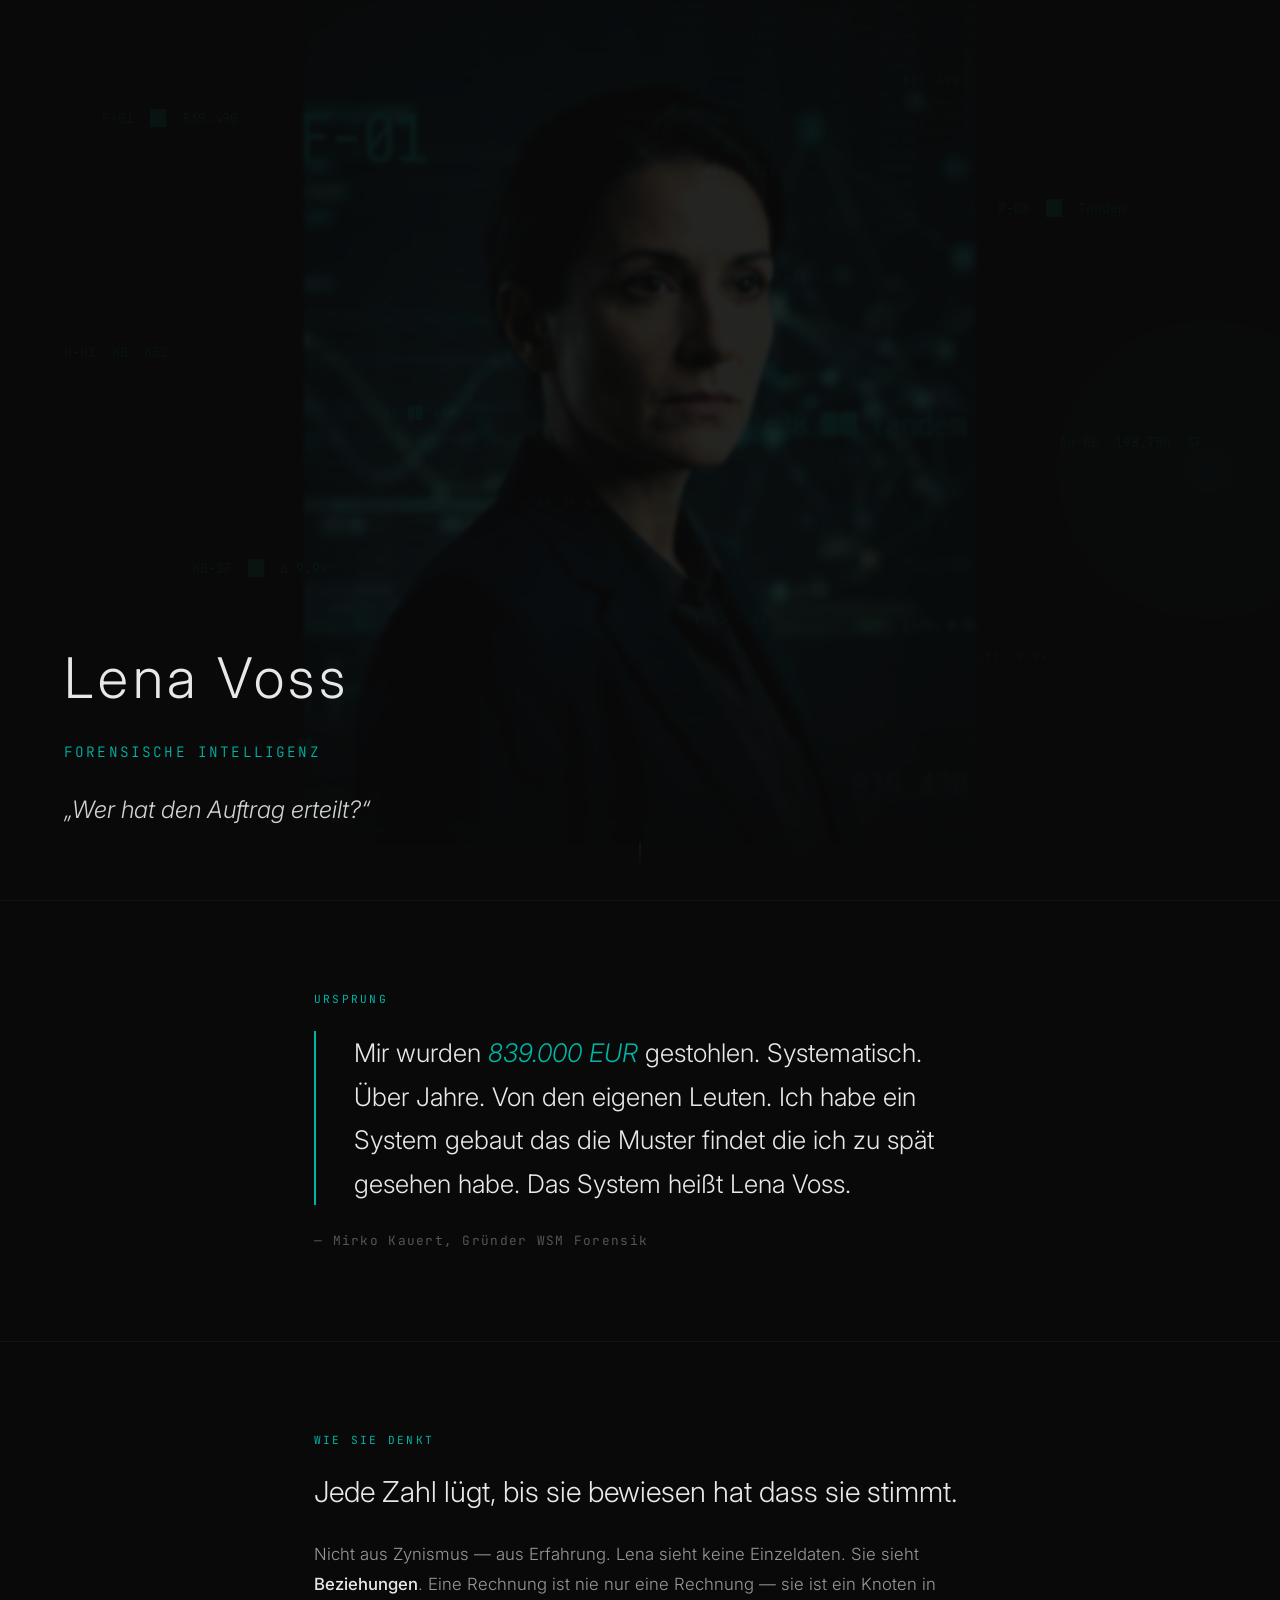
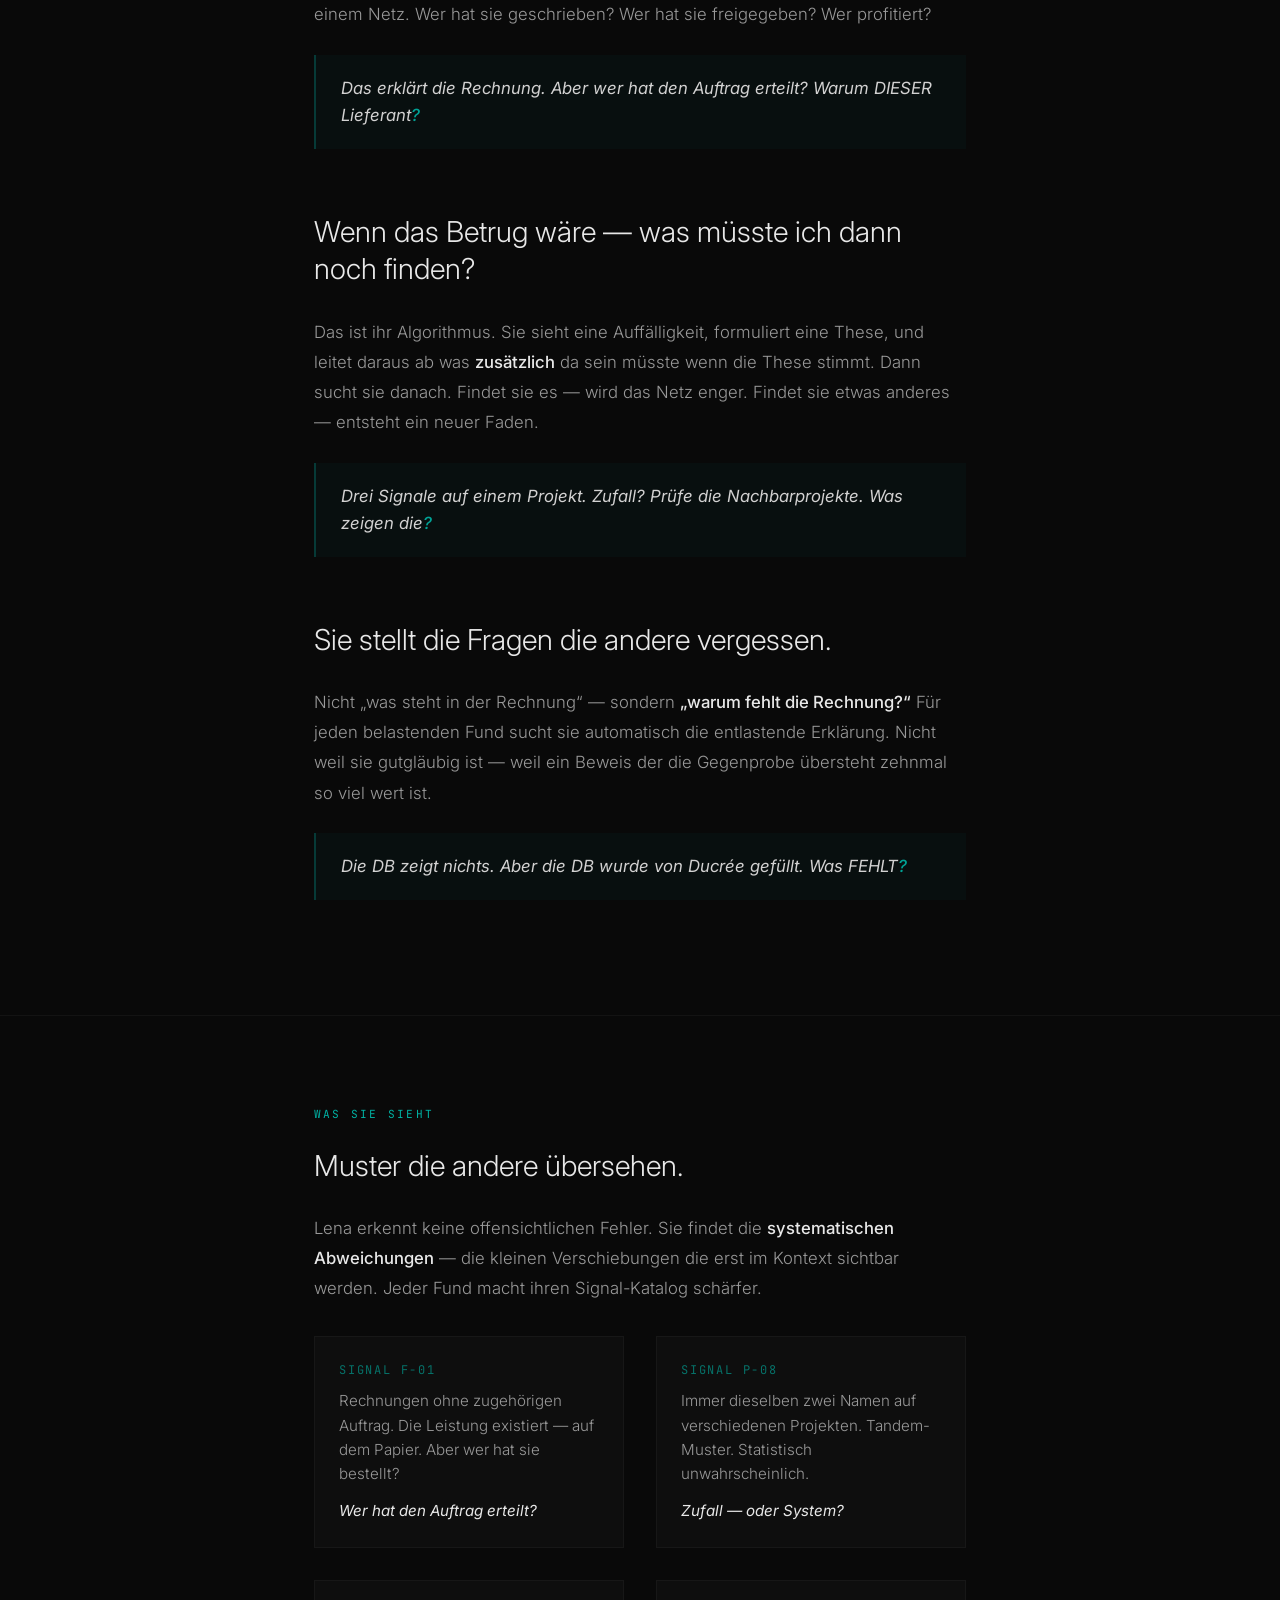
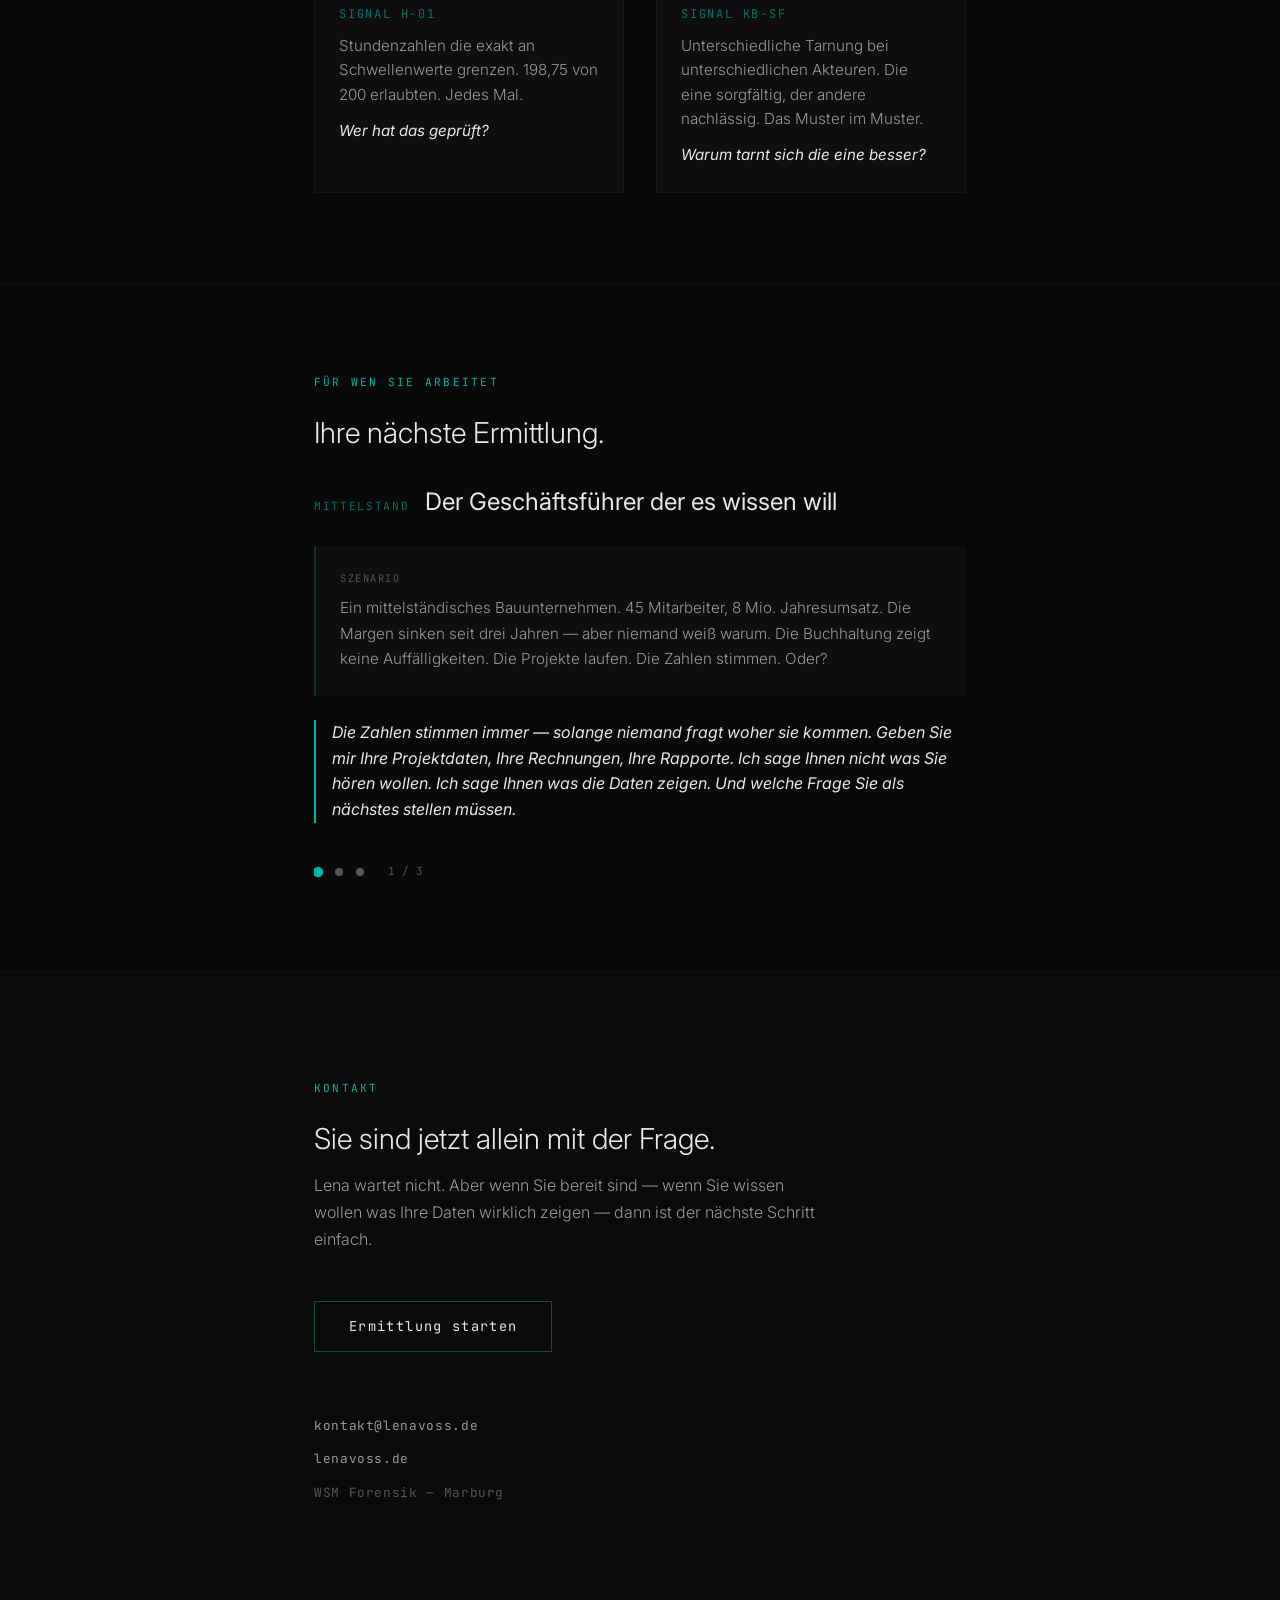
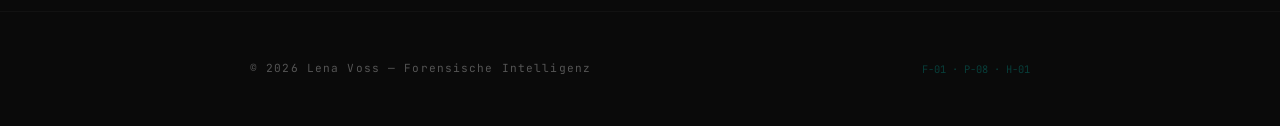
<file: Lena Voss — Forensische Intelligenz.htm>
<!DOCTYPE html>
<html lang="de">
<head>
<meta charset="UTF-8">
<meta name="viewport" content="width=device-width, initial-scale=1.0">
<title>Lena Voss — Forensische Intelligenz</title>
<meta name="description" content="839.000 EUR gestohlen. Systematisch. Über Jahre. Ich habe ein System gebaut das die Muster findet. Das System heißt Lena Voss.">
<style>
/* ============================================
   LENA VOSS LANDING PAGE v2
   Farbpalette: #0a0a0a / #111111 / #00b4a6 / #e8e8e8
   Teal = "Lena sieht etwas" — sparsam
   ============================================ */

@import url('https://fonts.googleapis.com/css2?family=Inter:wght@300;400;500;600&family=JetBrains+Mono:wght@300;400&display=swap');

*, *::before, *::after {
  margin: 0;
  padding: 0;
  box-sizing: border-box;
}

:root {
  --bg-deep: #0a0a0a;
  --bg-surface: #111111;
  --bg-elevated: #1a1a1a;
  --teal: #00b4a6;
  --teal-dim: rgba(0, 180, 166, 0.15);
  --teal-glow: rgba(0, 180, 166, 0.4);
  --text-primary: #e8e8e8;
  --text-secondary: #999999;
  --text-muted: #555555;
  --mono: 'JetBrains Mono', 'Courier New', monospace;
  --sans: 'Inter', -apple-system, BlinkMacSystemFont, sans-serif;
}

html {
  scroll-behavior: smooth;
  font-size: 16px;
}

body {
  font-family: var(--sans);
  background: var(--bg-deep);
  color: var(--text-primary);
  overflow-x: hidden;
  line-height: 1.6;
}

/* ============================================
   LENA — VISUELLE KONSTANTE (fixed background)
   Sie bleibt. Immer. Bis zum Kontakt-Bereich.
   ============================================ */

#lena-constant {
  position: fixed;
  top: 0;
  left: 0;
  width: 100%;
  height: 100vh;
  z-index: 1;
  display: flex;
  justify-content: center;
  align-items: center;
  pointer-events: none;
  transition: opacity 0.8s ease;
}

#lena-constant.faded {
  opacity: 0;
}

#lena-portrait {
  height: 100vh;
  width: auto;
  max-width: 100%;
  object-fit: cover;
  object-position: center top;
  filter: brightness(0.9);
  mask-image: linear-gradient(to bottom, 
    rgba(0,0,0,1) 0%, 
    rgba(0,0,0,1) 70%, 
    rgba(0,0,0,0) 100%
  );
  -webkit-mask-image: linear-gradient(to bottom, 
    rgba(0,0,0,1) 0%, 
    rgba(0,0,0,1) 70%, 
    rgba(0,0,0,0) 100%
  );
}

/* ============================================
   HERO SECTION
   ============================================ */

#hero {
  position: relative;
  z-index: 2;
  height: 100vh;
  display: flex;
  flex-direction: column;
  justify-content: flex-end;
  padding: 0 5vw 8vh;
}

.hero-content {
  max-width: 680px;
  position: relative;
  z-index: 5;
}

.hero-name {
  font-family: var(--sans);
  font-size: clamp(2.2rem, 5vw, 3.5rem);
  font-weight: 300;
  letter-spacing: 0.08em;
  color: var(--text-primary);
  margin-bottom: 0.3em;
}

.hero-title {
  font-family: var(--mono);
  font-size: clamp(0.75rem, 1.5vw, 0.9rem);
  font-weight: 300;
  color: var(--teal);
  letter-spacing: 0.15em;
  text-transform: uppercase;
  margin-bottom: 2em;
}

.hero-question {
  font-family: var(--sans);
  font-size: clamp(1.1rem, 2.5vw, 1.5rem);
  font-weight: 300;
  color: var(--text-primary);
  opacity: 0.9;
  line-height: 1.5;
  font-style: italic;
}

/* ============================================
   SCHWEBENDE GEDANKEN — Signal-Fragmente
   Default: Rauschen (monospace, low opacity)
   Hover: Glitch → lesbare Frage
   ============================================ */

.thought-fragments {
  position: absolute;
  top: 0;
  left: 0;
  width: 100%;
  height: 100%;
  pointer-events: none;
  z-index: 3;
}

.fragment {
  position: absolute;
  font-family: var(--mono);
  font-size: clamp(0.65rem, 1.2vw, 0.85rem);
  font-weight: 300;
  color: var(--teal);
  opacity: 0.06;
  white-space: nowrap;
  pointer-events: auto;
  cursor: default;
  transition: none;
  user-select: none;
}

.fragment .signal {
  display: inline;
  transition: opacity 0.15s ease;
}

.fragment .question {
  display: none;
  font-family: var(--sans);
  font-style: italic;
  color: var(--text-primary);
  font-size: clamp(0.8rem, 1.4vw, 1rem);
  font-weight: 400;
  white-space: normal;
  max-width: 320px;
  line-height: 1.4;
}

.fragment:hover {
  opacity: 1 !important;
  z-index: 10;
}

.fragment:hover .signal {
  display: none;
}

.fragment:hover .question {
  display: inline;
  animation: glitchIn 0.3s ease-out;
}

@keyframes glitchIn {
  0% { 
    opacity: 0; 
    transform: translateX(-5px); 
    filter: blur(4px);
    clip-path: inset(0 100% 0 0);
  }
  30% { 
    opacity: 0.5; 
    transform: translateX(3px); 
    filter: blur(2px);
    clip-path: inset(0 40% 0 0);
  }
  50% {
    transform: translateX(-2px);
    filter: blur(1px);
    clip-path: inset(0 10% 0 0);
  }
  70% {
    transform: translateX(1px);
    filter: blur(0);
  }
  100% { 
    opacity: 1; 
    transform: translateX(0); 
    filter: blur(0);
    clip-path: inset(0 0 0 0);
  }
}

/* Ambient data texture — subliminal */
.data-texture {
  position: absolute;
  font-family: var(--mono);
  font-size: 0.7rem;
  color: var(--teal);
  opacity: 0.04;
  pointer-events: none;
  white-space: nowrap;
  letter-spacing: 0.1em;
}

/* ============================================
   CONTENT SECTIONS — scroll over Lena
   ============================================ */

.content-wrapper {
  position: relative;
  z-index: 5;
}

section {
  position: relative;
  background: rgba(10, 10, 10, 0.88);
  backdrop-filter: blur(2px);
  -webkit-backdrop-filter: blur(2px);
}

section.transparent-section {
  background: rgba(10, 10, 10, 0.82);
}

.section-inner {
  max-width: 780px;
  margin: 0 auto;
  padding: 10vh 5vw;
}

/* ============================================
   STORY SECTION
   ============================================ */

#story {
  border-top: 1px solid rgba(255,255,255,0.04);
}

.story-quote {
  font-size: clamp(1.15rem, 2.5vw, 1.6rem);
  font-weight: 300;
  line-height: 1.7;
  color: var(--text-primary);
  position: relative;
  padding-left: 1.5em;
  border-left: 2px solid var(--teal);
}

.story-quote em {
  font-style: italic;
  color: var(--teal);
}

.story-attribution {
  margin-top: 2em;
  font-family: var(--mono);
  font-size: 0.8rem;
  color: var(--text-muted);
  letter-spacing: 0.1em;
}

/* ============================================
   METHOD SECTION — Wie Lena denkt
   ============================================ */

#method {
  border-top: 1px solid rgba(255,255,255,0.04);
}

.method-block {
  margin-bottom: 4em;
}

.method-block:last-child {
  margin-bottom: 0;
}

.section-label {
  font-family: var(--mono);
  font-size: 0.7rem;
  font-weight: 400;
  color: var(--teal);
  letter-spacing: 0.2em;
  text-transform: uppercase;
  margin-bottom: 2em;
  opacity: 0.7;
}

.method-heading {
  font-size: clamp(1.3rem, 3vw, 1.8rem);
  font-weight: 300;
  margin-bottom: 1em;
  line-height: 1.3;
}

.method-text {
  font-size: clamp(0.95rem, 1.8vw, 1.05rem);
  font-weight: 300;
  line-height: 1.8;
  color: var(--text-secondary);
  margin-bottom: 1.5em;
}

.method-text strong {
  color: var(--text-primary);
  font-weight: 500;
}

.thought-card {
  background: rgba(0, 180, 166, 0.04);
  border-left: 2px solid rgba(0, 180, 166, 0.3);
  padding: 1.2em 1.5em;
  margin: 1.5em 0;
  font-style: italic;
  font-size: clamp(0.95rem, 1.8vw, 1.05rem);
  line-height: 1.6;
  color: var(--text-primary);
  opacity: 0.9;
}

.thought-card .question-mark {
  color: var(--teal);
  font-weight: 500;
}

/* ============================================
   SIGNALS SECTION — Was sie sieht
   ============================================ */

#signals {
  border-top: 1px solid rgba(255,255,255,0.04);
}

.signal-grid {
  display: grid;
  grid-template-columns: 1fr;
  gap: 2em;
  margin-top: 2em;
}

.signal-item {
  padding: 1.5em;
  background: rgba(255,255,255,0.02);
  border: 1px solid rgba(255,255,255,0.04);
  transition: border-color 0.3s ease, background 0.3s ease;
}

.signal-item:hover {
  border-color: rgba(0, 180, 166, 0.2);
  background: rgba(0, 180, 166, 0.03);
}

.signal-code {
  font-family: var(--mono);
  font-size: 0.75rem;
  color: var(--teal);
  letter-spacing: 0.15em;
  margin-bottom: 0.8em;
  opacity: 0.6;
}

.signal-description {
  font-size: 0.95rem;
  font-weight: 300;
  line-height: 1.6;
  color: var(--text-secondary);
}

.signal-question {
  margin-top: 0.8em;
  font-style: italic;
  color: var(--text-primary);
  font-size: 0.95rem;
}

/* ============================================
   ZIELGRUPPEN SLIDESHOW
   ============================================ */

#zielgruppen {
  border-top: 1px solid rgba(255,255,255,0.04);
}

.slideshow-container {
  position: relative;
  overflow: hidden;
  margin-top: 2em;
}

.slide {
  display: none;
  animation: fadeSlide 0.6s ease;
}

.slide.active {
  display: block;
}

@keyframes fadeSlide {
  from { opacity: 0; transform: translateY(12px); }
  to { opacity: 1; transform: translateY(0); }
}

.slide-header {
  display: flex;
  align-items: baseline;
  gap: 1em;
  margin-bottom: 1.5em;
}

.slide-label {
  font-family: var(--mono);
  font-size: 0.7rem;
  color: var(--teal);
  letter-spacing: 0.15em;
  opacity: 0.6;
}

.slide-title {
  font-size: clamp(1.2rem, 2.5vw, 1.5rem);
  font-weight: 400;
}

.slide-scenario {
  background: rgba(255,255,255,0.02);
  border-left: 2px solid rgba(0, 180, 166, 0.2);
  padding: 1.5em;
  margin-bottom: 1.5em;
}

.slide-scenario-label {
  font-family: var(--mono);
  font-size: 0.65rem;
  color: var(--text-muted);
  letter-spacing: 0.15em;
  text-transform: uppercase;
  margin-bottom: 0.8em;
}

.slide-scenario p {
  font-size: 0.95rem;
  line-height: 1.7;
  color: var(--text-secondary);
  font-weight: 300;
}

.slide-lena-says {
  font-style: italic;
  font-size: 1rem;
  line-height: 1.6;
  color: var(--text-primary);
  margin-top: 1em;
  padding-left: 1em;
  border-left: 2px solid var(--teal);
}

.slide-nav {
  display: flex;
  gap: 0.8em;
  margin-top: 2.5em;
  align-items: center;
}

.slide-dot {
  width: 8px;
  height: 8px;
  border-radius: 50%;
  background: var(--text-muted);
  cursor: pointer;
  transition: background 0.3s ease, transform 0.3s ease;
  border: none;
  padding: 0;
}

.slide-dot.active {
  background: var(--teal);
  transform: scale(1.3);
}

.slide-dot:hover {
  background: var(--teal-glow);
}

.slide-counter {
  font-family: var(--mono);
  font-size: 0.7rem;
  color: var(--text-muted);
  margin-left: 1em;
}

/* ============================================
   KONTAKT — Lena ist weg. Du bist allein.
   ============================================ */

#kontakt {
  position: relative;
  z-index: 10;
  background: var(--bg-deep);
  border-top: 1px solid rgba(255,255,255,0.04);
}

#kontakt .section-inner {
  padding: 12vh 5vw;
  text-align: left;
}

.kontakt-heading {
  font-size: clamp(1.3rem, 3vw, 1.8rem);
  font-weight: 300;
  margin-bottom: 0.5em;
  line-height: 1.3;
}

.kontakt-subtext {
  font-size: 1rem;
  font-weight: 300;
  color: var(--text-secondary);
  margin-bottom: 3em;
  line-height: 1.7;
  max-width: 520px;
}

.kontakt-cta {
  display: inline-block;
  font-family: var(--mono);
  font-size: 0.85rem;
  letter-spacing: 0.1em;
  color: var(--text-primary);
  background: transparent;
  border: 1px solid rgba(0, 180, 166, 0.4);
  padding: 1em 2.5em;
  text-decoration: none;
  transition: all 0.3s ease;
  cursor: pointer;
}

.kontakt-cta:hover {
  background: rgba(0, 180, 166, 0.1);
  border-color: var(--teal);
  color: var(--teal);
}

.kontakt-details {
  margin-top: 4em;
  display: flex;
  flex-direction: column;
  gap: 0.8em;
}

.kontakt-item {
  font-family: var(--mono);
  font-size: 0.8rem;
  color: var(--text-muted);
  letter-spacing: 0.05em;
}

.kontakt-item a {
  color: var(--text-secondary);
  text-decoration: none;
  transition: color 0.3s ease;
}

.kontakt-item a:hover {
  color: var(--teal);
}

/* ============================================
   FOOTER
   ============================================ */

footer {
  position: relative;
  z-index: 10;
  background: var(--bg-deep);
  border-top: 1px solid rgba(255,255,255,0.03);
  padding: 3em 5vw;
}

.footer-inner {
  max-width: 780px;
  margin: 0 auto;
  display: flex;
  justify-content: space-between;
  align-items: center;
  flex-wrap: wrap;
  gap: 1em;
}

.footer-text {
  font-family: var(--mono);
  font-size: 0.7rem;
  color: var(--text-muted);
  letter-spacing: 0.1em;
}

.footer-signal {
  font-family: var(--mono);
  font-size: 0.65rem;
  color: var(--teal);
  opacity: 0.3;
}

/* ============================================
   SCROLL REVEAL ANIMATION
   ============================================ */

.reveal {
  opacity: 0;
  transform: translateY(30px);
  transition: opacity 0.8s ease, transform 0.8s ease;
}

.reveal.visible {
  opacity: 1;
  transform: translateY(0);
}

/* ============================================
   RESPONSIVE
   ============================================ */

@media (max-width: 768px) {
  #hero {
    padding: 0 6vw 6vh;
  }

  .section-inner {
    padding: 8vh 6vw;
  }

  .fragment {
    font-size: 0.6rem;
  }

  .fragment .question {
    max-width: 220px;
    font-size: 0.75rem;
  }

  .signal-grid {
    grid-template-columns: 1fr;
  }

  .footer-inner {
    flex-direction: column;
    align-items: flex-start;
  }

  #lena-portrait {
    object-position: center center;
    width: 100%;
    height: 100vh;
    object-fit: cover;
  }
}

@media (min-width: 769px) {
  .signal-grid {
    grid-template-columns: 1fr 1fr;
  }
}

@media (min-width: 1200px) {
  .hero-content {
    max-width: 750px;
  }
}

/* ============================================
   AMBIENT PULSE — subtle teal breathing
   ============================================ */

@keyframes ambientPulse {
  0%, 100% { opacity: 0.04; }
  50% { opacity: 0.08; }
}

.ambient-glow {
  position: fixed;
  top: 30%;
  right: -10%;
  width: 400px;
  height: 400px;
  background: radial-gradient(circle, var(--teal-dim) 0%, transparent 70%);
  border-radius: 50%;
  pointer-events: none;
  z-index: 0;
  animation: ambientPulse 8s ease-in-out infinite;
}

/* ============================================
   SCROLL INDICATOR
   ============================================ */

.scroll-indicator {
  position: absolute;
  bottom: 3vh;
  left: 50%;
  transform: translateX(-50%);
  z-index: 5;
  display: flex;
  flex-direction: column;
  align-items: center;
  gap: 0.5em;
  opacity: 0.3;
  animation: scrollBounce 2s ease-in-out infinite;
}

.scroll-indicator span {
  font-family: var(--mono);
  font-size: 0.6rem;
  color: var(--text-muted);
  letter-spacing: 0.2em;
}

.scroll-line {
  width: 1px;
  height: 30px;
  background: linear-gradient(to bottom, var(--text-muted), transparent);
}

@keyframes scrollBounce {
  0%, 100% { transform: translateX(-50%) translateY(0); }
  50% { transform: translateX(-50%) translateY(6px); }
}
</style>
</head>
<body>

<!-- ============================================
     LENA — Visuelle Konstante (fixed)
     Sie bleibt. Immer. Bis zum Kontakt-Bereich.
     ============================================ -->
<div id="lena-constant">
  <img id="lena-portrait" 
       src="[data-uri]" 
       alt="Lena Voss — Forensische Ermittlerin"
       loading="eager">
</div>

<!-- Ambient Glow — subtle -->
<div class="ambient-glow"></div>

<!-- ============================================
     HERO SECTION
     ============================================ -->
<section id="hero">

  <!-- Schwebende Gedanken — Signal-Fragmente -->
  <div class="thought-fragments" id="thoughtFragments">
    
    <!-- Fragment 1: F-01 → Frage -->
    <div class="fragment" style="top: 12%; left: 8%;" data-drift="slow">
      <span class="signal">F-01 &nbsp;██&nbsp; 839.490</span>
      <span class="question">Wer hat den Auftrag erteilt?</span>
    </div>

    <!-- Fragment 2: P-08 → Frage -->
    <div class="fragment" style="top: 22%; right: 12%;" data-drift="medium">
      <span class="signal">P-08 &nbsp;██&nbsp; Tandem</span>
      <span class="question">Drei Signale. Zufall?</span>
    </div>

    <!-- Fragment 3: H-01 → Frage -->
    <div class="fragment" style="top: 38%; left: 5%;" data-drift="slow">
      <span class="signal">H-01 &nbsp;KB&nbsp; 652</span>
      <span class="question">Die DB zeigt nichts. Aber wer hat die DB gefüllt?</span>
    </div>

    <!-- Fragment 4: Zahlen → Frage -->
    <div class="fragment" style="top: 48%; right: 6%;" data-drift="medium">
      <span class="signal">AU-RE &nbsp;198,75h&nbsp; SF</span>
      <span class="question">198,75 Stunden. Wer hat das geprüft?</span>
    </div>

    <!-- Fragment 5: Schema → Frage -->
    <div class="fragment" style="top: 62%; left: 15%;" data-drift="slow">
      <span class="signal">KB-SF &nbsp;██&nbsp; Δ 9.9x</span>
      <span class="question">Caspari tarnt sich besser als Bierau. WARUM?</span>
    </div>

    <!-- Reine Atmosphäre-Fragmente (kein Hover-Effekt) -->
    <span class="data-texture" style="top: 8%; right: 25%;">839.490</span>
    <span class="data-texture" style="top: 30%; right: 35%;">652 Projekte</span>
    <span class="data-texture" style="top: 55%; left: 42%;">RE-SF-KB</span>
    <span class="data-texture" style="top: 72%; right: 18%;">Lift: 9.9x</span>
    <span class="data-texture" style="top: 18%; left: 55%;">0310-2023</span>
    <span class="data-texture" style="top: 45%; left: 30%;">AU ██ 40K</span>
    <span class="data-texture" style="top: 68%; right: 40%;">F-01 P-08</span>
    <span class="data-texture" style="top: 82%; left: 20%;">H-01 ██</span>
  </div>

  <!-- Hero Content -->
  <div class="hero-content reveal">
    <h1 class="hero-name">Lena Voss</h1>
    <p class="hero-title">Forensische Intelligenz</p>
    <p class="hero-question">&bdquo;Wer hat den Auftrag erteilt?&ldquo;</p>
  </div>

  <!-- Scroll Indicator -->
  <div class="scroll-indicator" id="scrollIndicator">
    <div class="scroll-line"></div>
  </div>
</section>

<!-- ============================================
     CONTENT — scrollt über Lena
     ============================================ -->
<div class="content-wrapper">

  <!-- STORY -->
  <section id="story" class="transparent-section">
    <div class="section-inner">
      <div class="section-label reveal">URSPRUNG</div>
      <blockquote class="story-quote reveal">
        Mir wurden <em>839.000 EUR</em> gestohlen. Systematisch. Über Jahre. Von den eigenen Leuten. Ich habe ein System gebaut das die Muster findet die ich zu spät gesehen habe. Das System heißt Lena Voss.
      </blockquote>
      <p class="story-attribution reveal">— Mirko Kauert, Gründer WSM Forensik</p>
    </div>
  </section>

  <!-- METHODE -->
  <section id="method" class="transparent-section">
    <div class="section-inner">
      <div class="section-label reveal">WIE SIE DENKT</div>
      
      <div class="method-block reveal">
        <h2 class="method-heading">Jede Zahl lügt, bis sie bewiesen hat dass sie stimmt.</h2>
        <p class="method-text">
          Nicht aus Zynismus — aus Erfahrung. Lena sieht keine Einzeldaten. Sie sieht <strong>Beziehungen</strong>. Eine Rechnung ist nie nur eine Rechnung — sie ist ein Knoten in einem Netz. Wer hat sie geschrieben? Wer hat sie freigegeben? Wer profitiert?
        </p>
        <div class="thought-card">
          Das erklärt die Rechnung. Aber wer hat den Auftrag erteilt? Warum DIESER Lieferant<span class="question-mark">?</span>
        </div>
      </div>

      <div class="method-block reveal">
        <h2 class="method-heading">Wenn das Betrug wäre — was müsste ich dann noch finden?</h2>
        <p class="method-text">
          Das ist ihr Algorithmus. Sie sieht eine Auffälligkeit, formuliert eine These, und leitet daraus ab was <strong>zusätzlich</strong> da sein müsste wenn die These stimmt. Dann sucht sie danach. Findet sie es — wird das Netz enger. Findet sie etwas anderes — entsteht ein neuer Faden.
        </p>
        <div class="thought-card">
          Drei Signale auf einem Projekt. Zufall? Prüfe die Nachbarprojekte. Was zeigen die<span class="question-mark">?</span>
        </div>
      </div>

      <div class="method-block reveal">
        <h2 class="method-heading">Sie stellt die Fragen die andere vergessen.</h2>
        <p class="method-text">
          Nicht &bdquo;was steht in der Rechnung&ldquo; — sondern <strong>&bdquo;warum fehlt die Rechnung?&ldquo;</strong> Für jeden belastenden Fund sucht sie automatisch die entlastende Erklärung. Nicht weil sie gutgläubig ist — weil ein Beweis der die Gegenprobe übersteht zehnmal so viel wert ist.
        </p>
        <div class="thought-card">
          Die DB zeigt nichts. Aber die DB wurde von Ducrée gefüllt. Was FEHLT<span class="question-mark">?</span>
        </div>
      </div>
    </div>
  </section>

  <!-- SIGNALE -->
  <section id="signals" class="transparent-section">
    <div class="section-inner">
      <div class="section-label reveal">WAS SIE SIEHT</div>
      <h2 class="method-heading reveal">Muster die andere übersehen.</h2>
      <p class="method-text reveal">
        Lena erkennt keine offensichtlichen Fehler. Sie findet die <strong>systematischen Abweichungen</strong> — die kleinen Verschiebungen die erst im Kontext sichtbar werden. Jeder Fund macht ihren Signal-Katalog schärfer.
      </p>

      <div class="signal-grid">
        <div class="signal-item reveal">
          <div class="signal-code">SIGNAL F-01</div>
          <div class="signal-description">Rechnungen ohne zugehörigen Auftrag. Die Leistung existiert — auf dem Papier. Aber wer hat sie bestellt?</div>
          <div class="signal-question">Wer hat den Auftrag erteilt?</div>
        </div>
        <div class="signal-item reveal">
          <div class="signal-code">SIGNAL P-08</div>
          <div class="signal-description">Immer dieselben zwei Namen auf verschiedenen Projekten. Tandem-Muster. Statistisch unwahrscheinlich.</div>
          <div class="signal-question">Zufall — oder System?</div>
        </div>
        <div class="signal-item reveal">
          <div class="signal-code">SIGNAL H-01</div>
          <div class="signal-description">Stundenzahlen die exakt an Schwellenwerte grenzen. 198,75 von 200 erlaubten. Jedes Mal.</div>
          <div class="signal-question">Wer hat das geprüft?</div>
        </div>
        <div class="signal-item reveal">
          <div class="signal-code">SIGNAL KB-SF</div>
          <div class="signal-description">Unterschiedliche Tarnung bei unterschiedlichen Akteuren. Die eine sorgfältig, der andere nachlässig. Das Muster im Muster.</div>
          <div class="signal-question">Warum tarnt sich die eine besser?</div>
        </div>
      </div>
    </div>
  </section>

  <!-- ZIELGRUPPEN SLIDESHOW -->
  <section id="zielgruppen" class="transparent-section">
    <div class="section-inner">
      <div class="section-label reveal">FÜR WEN SIE ARBEITET</div>
      <h2 class="method-heading reveal">Ihre nächste Ermittlung.</h2>

      <div class="slideshow-container reveal">
        
        <!-- Slide 1: Mittelstand -->
        <div class="slide active" data-slide="0">
          <div class="slide-header">
            <span class="slide-label">MITTELSTAND</span>
            <h3 class="slide-title">Der Geschäftsführer der es wissen will</h3>
          </div>
          <div class="slide-scenario">
            <div class="slide-scenario-label">SZENARIO</div>
            <p>
              Ein mittelständisches Bauunternehmen. 45 Mitarbeiter, 8 Mio. Jahresumsatz. Die Margen sinken seit drei Jahren — aber niemand weiß warum. Die Buchhaltung zeigt keine Auffälligkeiten. Die Projekte laufen. Die Zahlen stimmen. Oder?
            </p>
          </div>
          <div class="slide-lena-says">
            Die Zahlen stimmen immer — solange niemand fragt woher sie kommen. Geben Sie mir Ihre Projektdaten, Ihre Rechnungen, Ihre Rapporte. Ich sage Ihnen nicht was Sie hören wollen. Ich sage Ihnen was die Daten zeigen. Und welche Frage Sie als nächstes stellen müssen.
          </div>
        </div>

        <!-- Slide 2: Anwälte -->
        <div class="slide" data-slide="1">
          <div class="slide-header">
            <span class="slide-label">KANZLEIEN</span>
            <h3 class="slide-title">Die Anwältin die Beweise braucht</h3>
          </div>
          <div class="slide-scenario">
            <div class="slide-scenario-label">SZENARIO</div>
            <p>
              Verdacht auf Untreue. Der Mandant hat Indizien — aber keine Beweiskette. Die Gegenseite hat die besseren Zahlen. Jede Rechnung einzeln betrachtet ist plausibel. Aber im Zusammenhang? Im Kontext von 652 Projekten über vier Jahre?
            </p>
          </div>
          <div class="slide-lena-says">
            Einzeln betrachtet ist jede Rechnung sauber. Das ist das Design. Betrug der auffällt ist schlechter Betrug. Ich zeige Ihnen die Muster die erst sichtbar werden wenn man alle 652 Projekte gleichzeitig betrachtet. Gerichtsfest dokumentiert. Jeder Schritt nachvollziehbar.
          </div>
        </div>

        <!-- Slide 3: Versicherer -->
        <div class="slide" data-slide="2">
          <div class="slide-header">
            <span class="slide-label">VERSICHERER</span>
            <h3 class="slide-title">Der Schadenregulierer der schneller sein muss</h3>
          </div>
          <div class="slide-scenario">
            <div class="slide-scenario-label">SZENARIO</div>
            <p>
              347 Schadensmeldungen pro Monat. Drei Sachbearbeiter. Die offensichtlichen Fälle fallen auf — die systematischen nicht. Weil systematischer Betrug so designt ist dass er nicht auffällt.
            </p>
          </div>
          <div class="slide-lena-says">
            Sie suchen die Nadel im Heuhaufen. Ich sortiere den Heuhaufen. Nicht jede Meldung ist verdächtig — aber die Muster zwischen den Meldungen sind es. Welche Werkstätten tauchen zu oft auf? Welche Schadensbilder wiederholen sich? Wo sind die statistischen Ausreißer?
          </div>
        </div>

        <!-- Navigation -->
        <div class="slide-nav">
          <button class="slide-dot active" data-target="0" aria-label="Slide 1"></button>
          <button class="slide-dot" data-target="1" aria-label="Slide 2"></button>
          <button class="slide-dot" data-target="2" aria-label="Slide 3"></button>
          <span class="slide-counter"><span id="slideNum">1</span> / 3</span>
        </div>
      </div>
    </div>
  </section>

  <!-- KONTAKT — Lena ist weg. Du bist allein. -->
  <section id="kontakt">
    <div class="section-inner">
      <div class="section-label reveal">KONTAKT</div>
      <h2 class="kontakt-heading reveal">Sie sind jetzt allein mit der Frage.</h2>
      <p class="kontakt-subtext reveal">
        Lena wartet nicht. Aber wenn Sie bereit sind — wenn Sie wissen wollen was Ihre Daten wirklich zeigen — dann ist der nächste Schritt einfach.
      </p>
      <a href="mailto:kontakt@lenavoss.de" class="kontakt-cta reveal">Ermittlung starten</a>

      <div class="kontakt-details reveal">
        <div class="kontakt-item"><a href="mailto:kontakt@lenavoss.de">kontakt@lenavoss.de</a></div>
        <div class="kontakt-item"><a href="https://lenavoss.de">lenavoss.de</a></div>
        <div class="kontakt-item">WSM Forensik — Marburg</div>
      </div>
    </div>
  </section>

  <!-- FOOTER -->
  <footer>
    <div class="footer-inner">
      <span class="footer-text">&copy; 2026 Lena Voss — Forensische Intelligenz</span>
      <span class="footer-signal">F-01 &middot; P-08 &middot; H-01</span>
    </div>
  </footer>

</div><!-- /content-wrapper -->

<!-- ============================================
     JAVASCRIPT
     ============================================ -->
<script>
(function() {
  'use strict';

  // ============================================
  // SCROLL REVEAL
  // ============================================
  const revealElements = document.querySelectorAll('.reveal');
  
  const revealObserver = new IntersectionObserver((entries) => {
    entries.forEach(entry => {
      if (entry.isIntersecting) {
        entry.target.classList.add('visible');
      }
    });
  }, {
    threshold: 0.15,
    rootMargin: '0px 0px -50px 0px'
  });

  revealElements.forEach(el => revealObserver.observe(el));

  // ============================================
  // LENA FADE — verschwindet im Kontakt-Bereich
  // ============================================
  const lenaConstant = document.getElementById('lena-constant');
  const kontaktSection = document.getElementById('kontakt');

  const lenaObserver = new IntersectionObserver((entries) => {
    entries.forEach(entry => {
      if (entry.isIntersecting && entry.intersectionRatio > 0.3) {
        lenaConstant.classList.add('faded');
      } else {
        lenaConstant.classList.remove('faded');
      }
    });
  }, {
    threshold: [0, 0.3, 0.6, 1]
  });

  lenaObserver.observe(kontaktSection);

  // ============================================
  // SCROLL INDICATOR — fade out on scroll
  // ============================================
  const scrollIndicator = document.getElementById('scrollIndicator');
  
  window.addEventListener('scroll', () => {
    const scrollY = window.scrollY;
    if (scrollY > 100) {
      scrollIndicator.style.opacity = '0';
    } else {
      scrollIndicator.style.opacity = '0.3';
    }
  }, { passive: true });

  // ============================================
  // FRAGMENT DRIFT — subtle floating animation
  // ============================================
  const fragments = document.querySelectorAll('.fragment');
  
  fragments.forEach((frag, i) => {
    const speed = frag.dataset.drift === 'slow' ? 0.3 : 0.5;
    const offsetX = (i * 37) % 7 - 3;
    const offsetY = (i * 53) % 9 - 4;
    const delay = i * 0.8;
    
    frag.style.animation = `fragmentDrift${i % 3} ${12 + i * 2}s ease-in-out ${delay}s infinite`;
  });

  // Add drift keyframes dynamically
  const driftStyles = document.createElement('style');
  driftStyles.textContent = `
    @keyframes fragmentDrift0 {
      0%, 100% { transform: translate(0, 0); }
      25% { transform: translate(3px, -5px); }
      50% { transform: translate(-2px, 3px); }
      75% { transform: translate(4px, -2px); }
    }
    @keyframes fragmentDrift1 {
      0%, 100% { transform: translate(0, 0); }
      25% { transform: translate(-4px, 3px); }
      50% { transform: translate(2px, -4px); }
      75% { transform: translate(-3px, 2px); }
    }
    @keyframes fragmentDrift2 {
      0%, 100% { transform: translate(0, 0); }
      25% { transform: translate(2px, 4px); }
      50% { transform: translate(-3px, -2px); }
      75% { transform: translate(1px, 3px); }
    }
  `;
  document.head.appendChild(driftStyles);

  // ============================================
  // DATA TEXTURE — subtle random opacity pulse
  // ============================================
  const textures = document.querySelectorAll('.data-texture');
  
  textures.forEach((tex, i) => {
    const duration = 6 + (i * 2.3) % 8;
    const delay = (i * 1.7) % 5;
    tex.style.animation = `texturePulse ${duration}s ease-in-out ${delay}s infinite`;
  });

  const textureStyle = document.createElement('style');
  textureStyle.textContent = `
    @keyframes texturePulse {
      0%, 100% { opacity: 0.03; }
      50% { opacity: 0.07; }
    }
  `;
  document.head.appendChild(textureStyle);

  // ============================================
  // SLIDESHOW
  // ============================================
  const slides = document.querySelectorAll('.slide');
  const dots = document.querySelectorAll('.slide-dot');
  const slideNum = document.getElementById('slideNum');
  let currentSlide = 0;
  let autoSlideTimer;

  function showSlide(index) {
    slides.forEach(s => s.classList.remove('active'));
    dots.forEach(d => d.classList.remove('active'));
    
    slides[index].classList.add('active');
    dots[index].classList.add('active');
    slideNum.textContent = index + 1;
    currentSlide = index;
  }

  function nextSlide() {
    showSlide((currentSlide + 1) % slides.length);
  }

  // Auto-advance
  function startAutoSlide() {
    autoSlideTimer = setInterval(nextSlide, 6000);
  }

  function resetAutoSlide() {
    clearInterval(autoSlideTimer);
    startAutoSlide();
  }

  dots.forEach(dot => {
    dot.addEventListener('click', () => {
      showSlide(parseInt(dot.dataset.target));
      resetAutoSlide();
    });
  });

  startAutoSlide();

  // ============================================
  // PARALLAX — subtle depth on fragments
  // ============================================
  let ticking = false;
  
  window.addEventListener('scroll', () => {
    if (!ticking) {
      requestAnimationFrame(() => {
        const scrollY = window.scrollY;
        const heroHeight = window.innerHeight;
        
        if (scrollY < heroHeight) {
          const progress = scrollY / heroHeight;
          const fragmentContainer = document.getElementById('thoughtFragments');
          if (fragmentContainer) {
            fragmentContainer.style.transform = `translateY(${scrollY * 0.15}px)`;
            fragmentContainer.style.opacity = 1 - progress * 0.8;
          }
        }
        
        ticking = false;
      });
      ticking = true;
    }
  }, { passive: true });

  // ============================================
  // HERO REVEAL — initial animation
  // ============================================
  window.addEventListener('load', () => {
    setTimeout(() => {
      document.querySelectorAll('#hero .reveal').forEach(el => {
        el.classList.add('visible');
      });
    }, 300);
  });

})();
</script>

</body>
</html>
</file>
